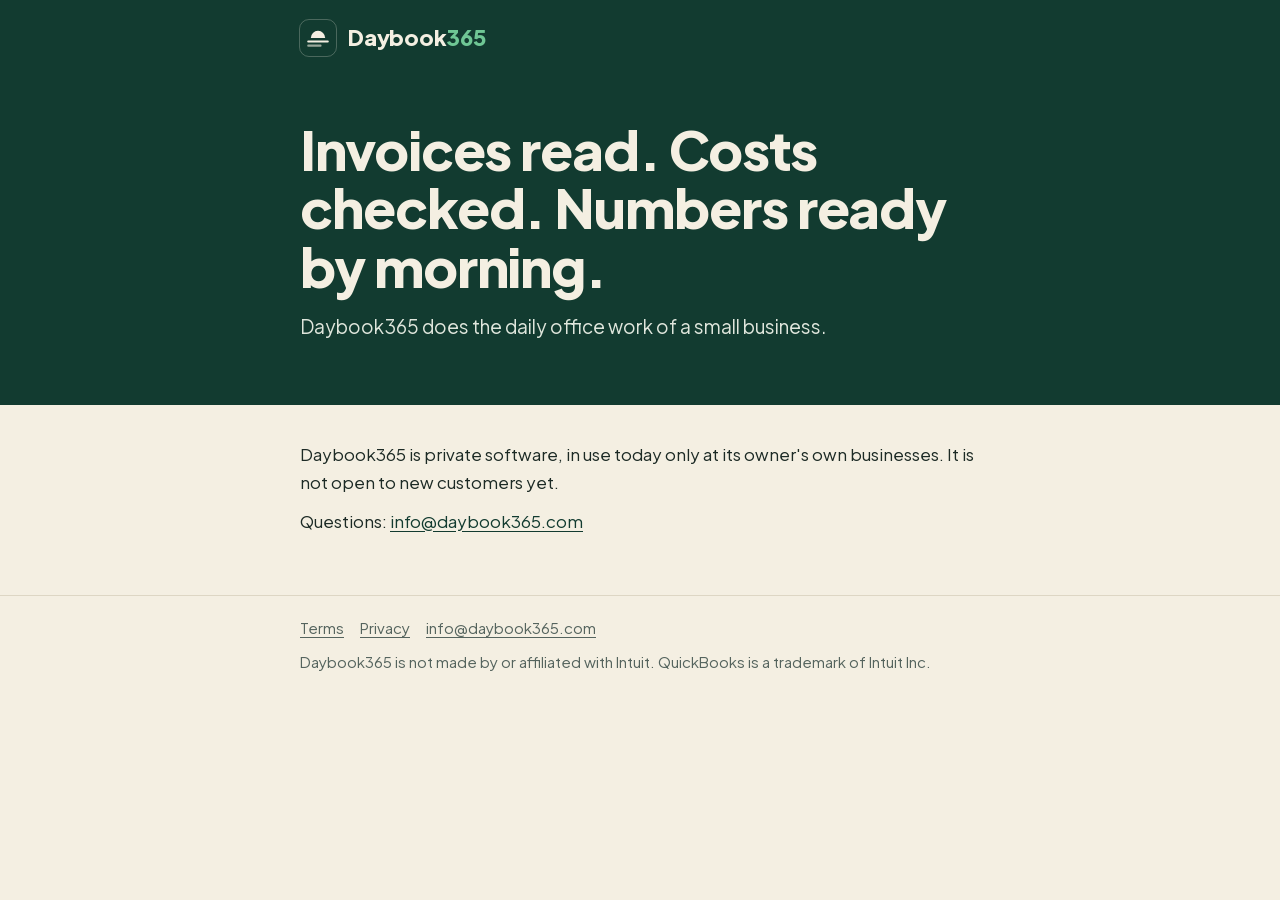
<file: index.html>
<!doctype html>
<html lang="en">
<head>
<meta charset="utf-8">
<meta name="viewport" content="width=device-width, initial-scale=1">
<meta name="robots" content="noindex, nofollow">
<title>Daybook365</title>
<meta name="description" content="Daybook365 is private office software for small businesses.">
<link rel="icon" href="/assets/mark.svg" type="image/svg+xml">
<link rel="stylesheet" href="/assets/site.css">
</head>
<body>
<header class="top"><div class="wrap">
<a class="brand" href="/"><img src="/assets/mark.svg" alt=""><span>Daybook<b>365</b></span></a>
<section class="hero"><h1>Invoices read. Costs checked. Numbers ready by morning.</h1><p>Daybook365 does the daily office work of a small business.</p></section>
</div></header>
<main><div class="wrap">
<p>Daybook365 is private software, in use today only at its owner's own businesses. It is not open to new customers yet.</p>
<p>Questions: <a href="mailto:info@daybook365.com">info@daybook365.com</a></p>
</div></main>
<footer><div class="wrap">
<a href="/terms">Terms</a><a href="/privacy">Privacy</a><a href="mailto:info@daybook365.com">info@daybook365.com</a>
<p>Daybook365 is not made by or affiliated with Intuit. QuickBooks is a trademark of Intuit Inc.</p>
</div></footer>
</body>
</html>
</file>
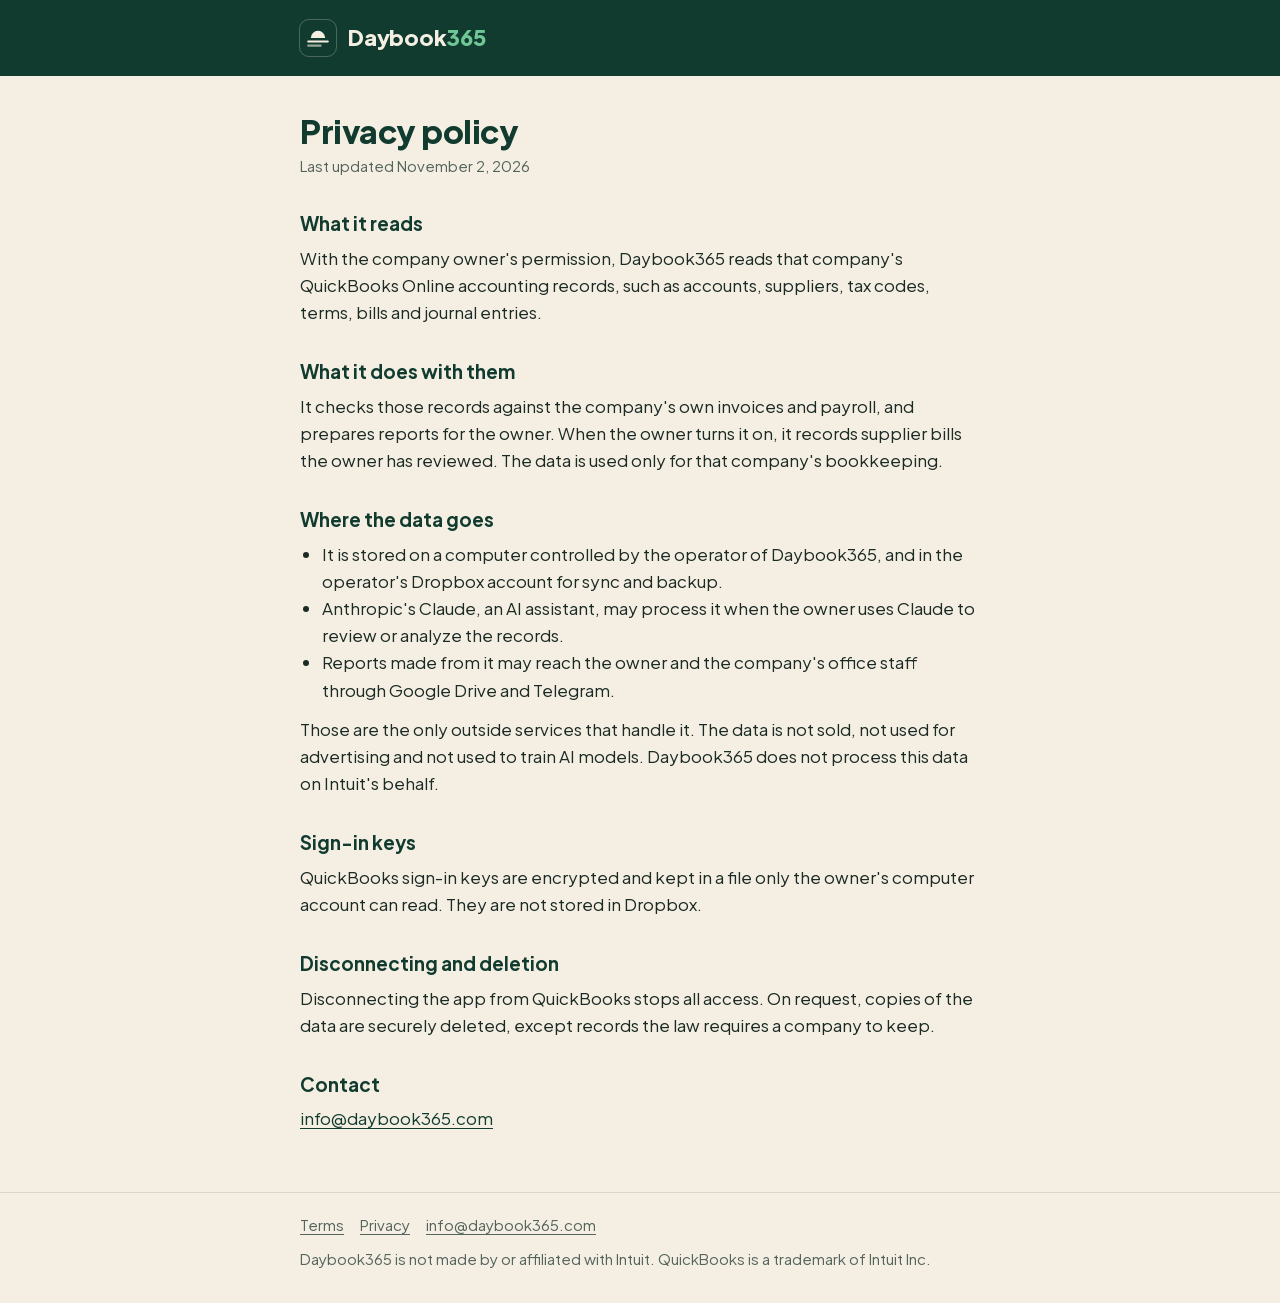
<file: privacy.html>
<!doctype html>
<html lang="en">
<head>
<meta charset="utf-8">
<meta name="viewport" content="width=device-width, initial-scale=1">
<meta name="robots" content="noindex, nofollow">
<title>Daybook365 Privacy</title>
<meta name="description" content="How Daybook365 handles QuickBooks Online data.">
<link rel="icon" href="/assets/mark.svg" type="image/svg+xml">
<link rel="stylesheet" href="/assets/site.css">
</head>
<body>
<header class="top"><div class="wrap">
<a class="brand" href="/"><img src="/assets/mark.svg" alt=""><span>Daybook<b>365</b></span></a>
</div></header>
<main><div class="wrap">
<h1>Privacy policy</h1>
<p class="date">Last updated November 2, 2026</p>
<h2>What it reads</h2>
<p>With the company owner's permission, Daybook365 reads that company's QuickBooks Online accounting records, such as accounts, suppliers, tax codes, terms, bills and journal entries.</p>
<h2>What it does with them</h2>
<p>It checks those records against the company's own invoices and payroll, and prepares reports for the owner. When the owner turns it on, it records supplier bills the owner has reviewed. The data is used only for that company's bookkeeping.</p>
<h2>Where the data goes</h2>
<ul>
<li>It is stored on a computer controlled by the operator of Daybook365, and in the operator's Dropbox account for sync and backup.</li>
<li>Anthropic's Claude, an AI assistant, may process it when the owner uses Claude to review or analyze the records.</li>
<li>Reports made from it may reach the owner and the company's office staff through Google Drive and Telegram.</li>
</ul>
<p>Those are the only outside services that handle it. The data is not sold, not used for advertising and not used to train AI models. Daybook365 does not process this data on Intuit's behalf.</p>
<h2>Sign-in keys</h2>
<p>QuickBooks sign-in keys are encrypted and kept in a file only the owner's computer account can read. They are not stored in Dropbox.</p>
<h2>Disconnecting and deletion</h2>
<p>Disconnecting the app from QuickBooks stops all access. On request, copies of the data are securely deleted, except records the law requires a company to keep.</p>
<h2>Contact</h2>
<p><a href="mailto:info@daybook365.com">info@daybook365.com</a></p>
</div></main>
<footer><div class="wrap">
<a href="/terms">Terms</a><a href="/privacy">Privacy</a><a href="mailto:info@daybook365.com">info@daybook365.com</a>
<p>Daybook365 is not made by or affiliated with Intuit. QuickBooks is a trademark of Intuit Inc.</p>
</div></footer>
</body>
</html>
</file>
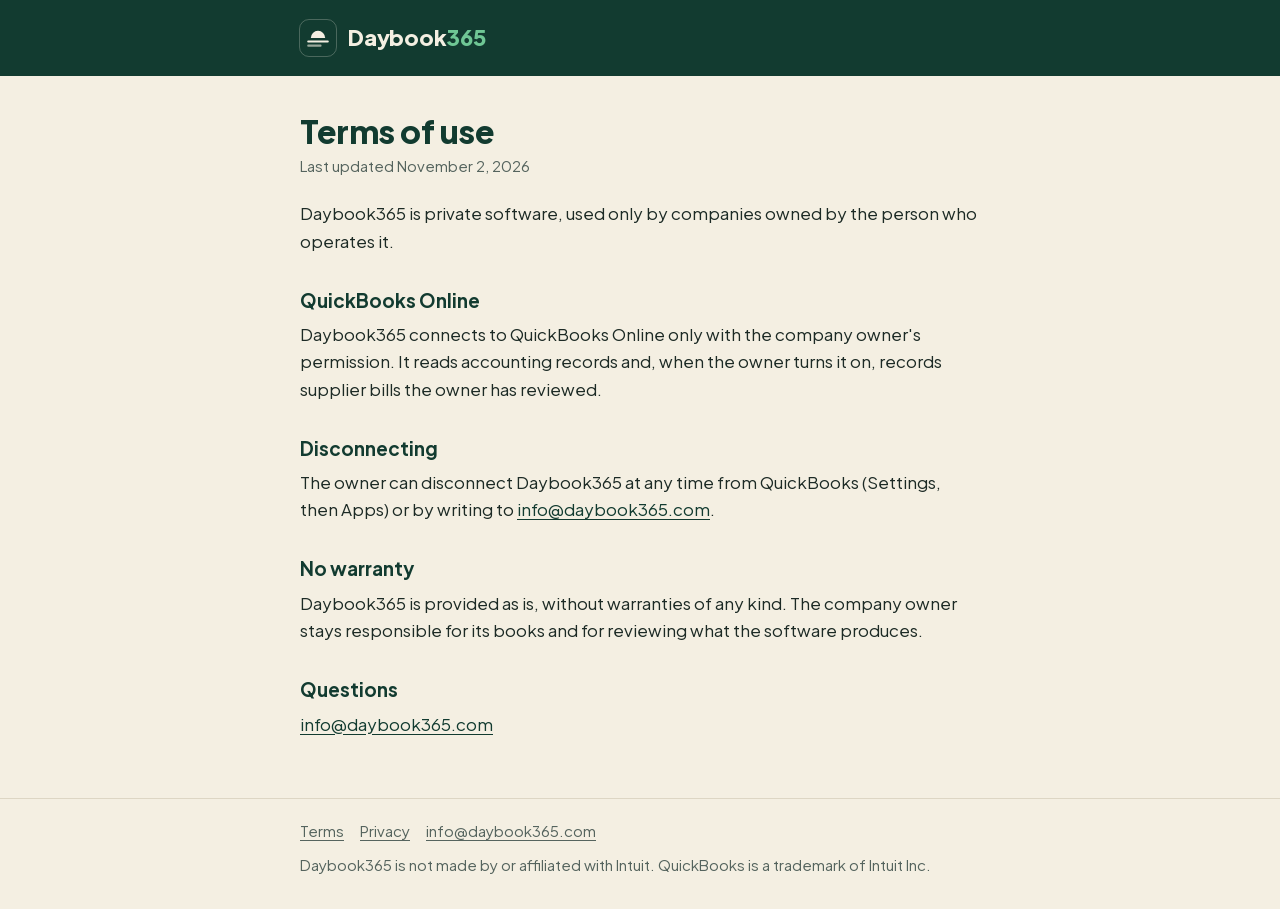
<file: terms.html>
<!doctype html>
<html lang="en">
<head>
<meta charset="utf-8">
<meta name="viewport" content="width=device-width, initial-scale=1">
<meta name="robots" content="noindex, nofollow">
<title>Daybook365 Terms</title>
<meta name="description" content="Terms of use for Daybook365.">
<link rel="icon" href="/assets/mark.svg" type="image/svg+xml">
<link rel="stylesheet" href="/assets/site.css">
</head>
<body>
<header class="top"><div class="wrap">
<a class="brand" href="/"><img src="/assets/mark.svg" alt=""><span>Daybook<b>365</b></span></a>
</div></header>
<main><div class="wrap">
<h1>Terms of use</h1>
<p class="date">Last updated November 2, 2026</p>
<p>Daybook365 is private software, used only by companies owned by the person who operates it.</p>
<h2>QuickBooks Online</h2>
<p>Daybook365 connects to QuickBooks Online only with the company owner's permission. It reads accounting records and, when the owner turns it on, records supplier bills the owner has reviewed.</p>
<h2>Disconnecting</h2>
<p>The owner can disconnect Daybook365 at any time from QuickBooks (Settings, then Apps) or by writing to <a href="mailto:info@daybook365.com">info@daybook365.com</a>.</p>
<h2>No warranty</h2>
<p>Daybook365 is provided as is, without warranties of any kind. The company owner stays responsible for its books and for reviewing what the software produces.</p>
<h2>Questions</h2>
<p><a href="mailto:info@daybook365.com">info@daybook365.com</a></p>
</div></main>
<footer><div class="wrap">
<a href="/terms">Terms</a><a href="/privacy">Privacy</a><a href="mailto:info@daybook365.com">info@daybook365.com</a>
<p>Daybook365 is not made by or affiliated with Intuit. QuickBooks is a trademark of Intuit Inc.</p>
</div></footer>
</body>
</html>
</file>
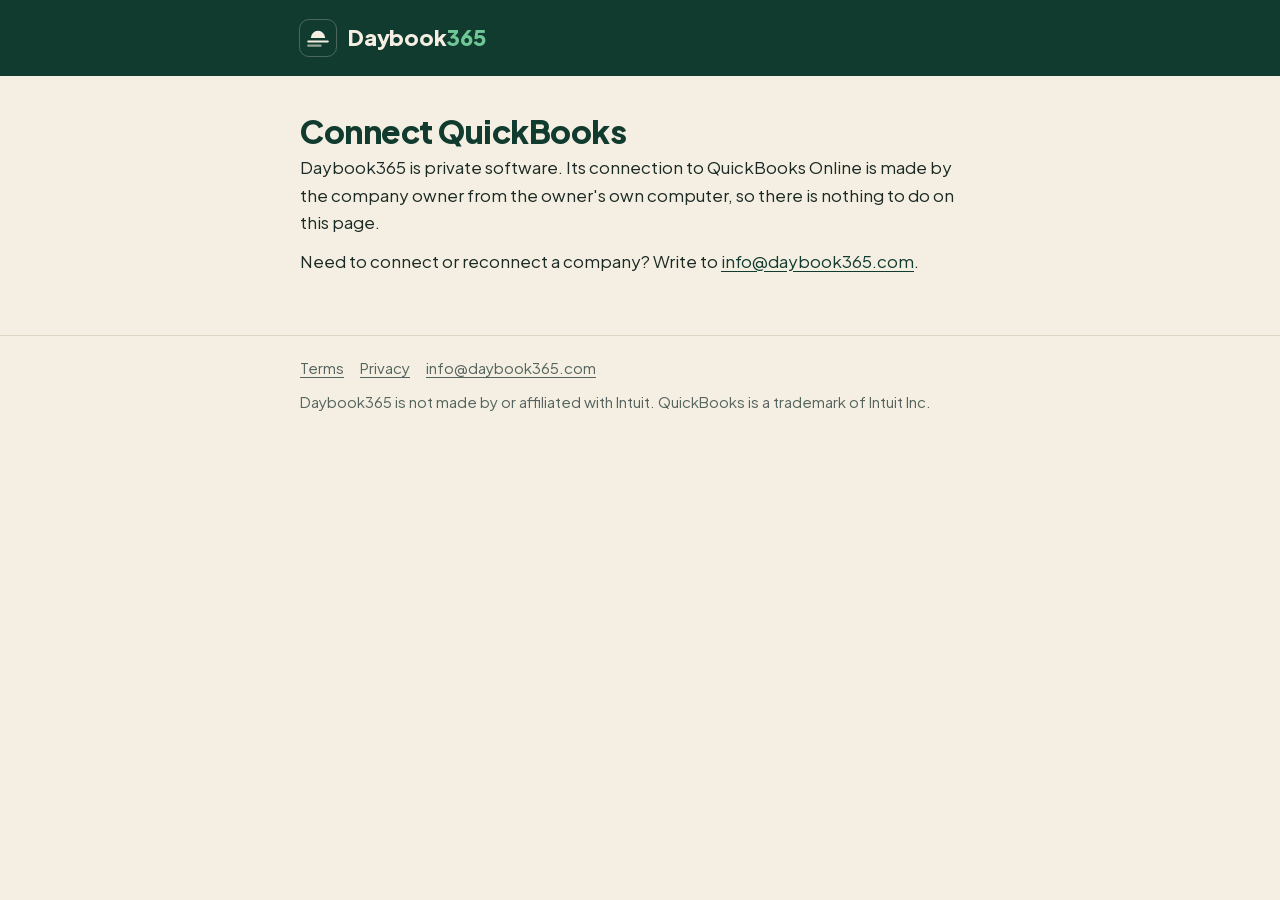
<file: qbo/connect.html>
<!doctype html>
<html lang="en">
<head>
<meta charset="utf-8">
<meta name="viewport" content="width=device-width, initial-scale=1">
<meta name="robots" content="noindex, nofollow">
<title>Connect QuickBooks</title>
<meta name="description" content="Connecting QuickBooks Online to Daybook365.">
<link rel="icon" href="/assets/mark.svg" type="image/svg+xml">
<link rel="stylesheet" href="/assets/site.css">
</head>
<body>
<header class="top"><div class="wrap">
<a class="brand" href="/"><img src="/assets/mark.svg" alt=""><span>Daybook<b>365</b></span></a>
</div></header>
<main><div class="wrap">
<h1>Connect QuickBooks</h1>
<p>Daybook365 is private software. Its connection to QuickBooks Online is made by the company owner from the owner's own computer, so there is nothing to do on this page.</p>
<p>Need to connect or reconnect a company? Write to <a href="mailto:info@daybook365.com">info@daybook365.com</a>.</p>
</div></main>
<footer><div class="wrap">
<a href="/terms">Terms</a><a href="/privacy">Privacy</a><a href="mailto:info@daybook365.com">info@daybook365.com</a>
<p>Daybook365 is not made by or affiliated with Intuit. QuickBooks is a trademark of Intuit Inc.</p>
</div></footer>
</body>
</html>
</file>
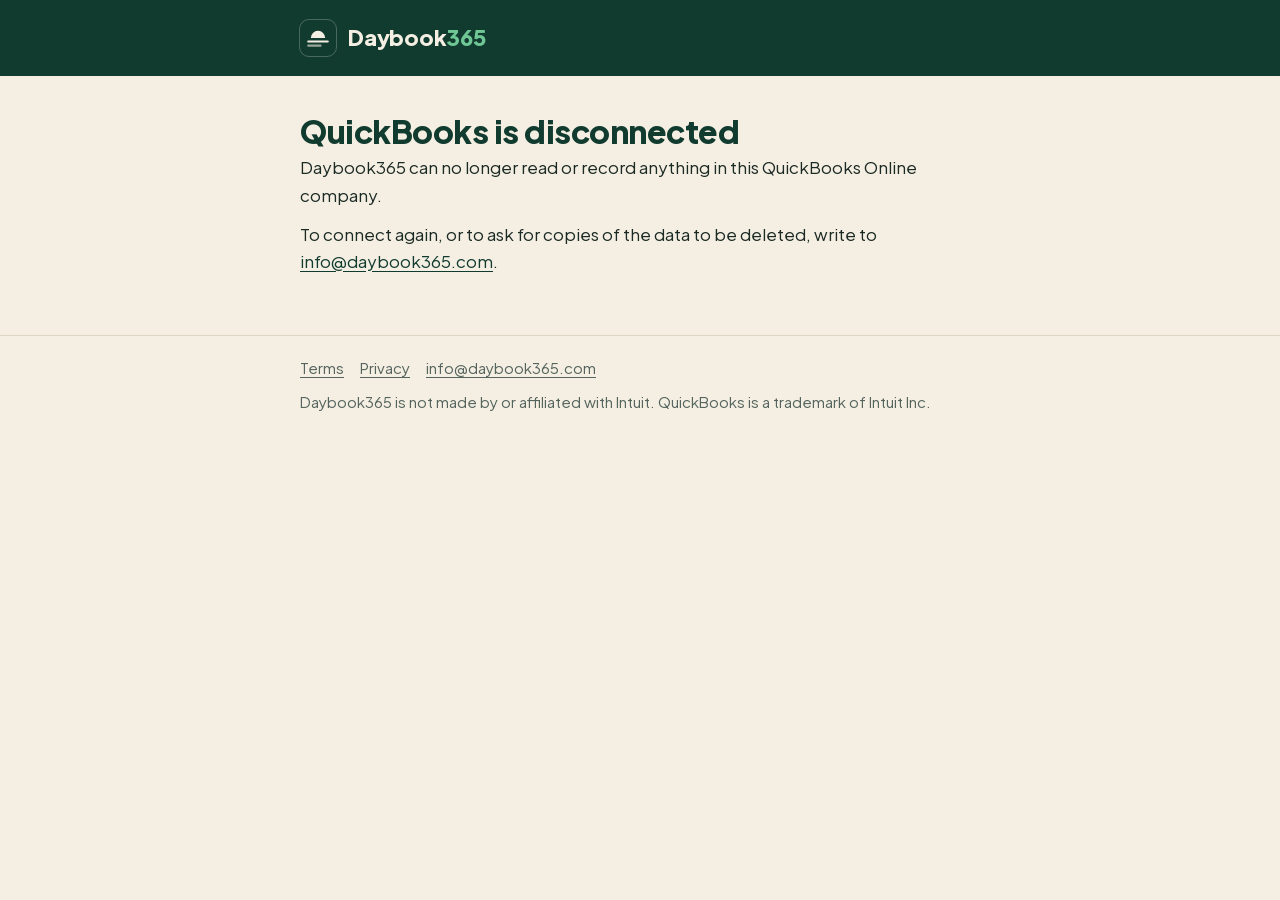
<file: qbo/disconnected.html>
<!doctype html>
<html lang="en">
<head>
<meta charset="utf-8">
<meta name="viewport" content="width=device-width, initial-scale=1">
<meta name="robots" content="noindex, nofollow">
<title>QuickBooks Disconnected</title>
<meta name="description" content="QuickBooks Online has been disconnected from Daybook365.">
<link rel="icon" href="/assets/mark.svg" type="image/svg+xml">
<link rel="stylesheet" href="/assets/site.css">
</head>
<body>
<header class="top"><div class="wrap">
<a class="brand" href="/"><img src="/assets/mark.svg" alt=""><span>Daybook<b>365</b></span></a>
</div></header>
<main><div class="wrap">
<h1>QuickBooks is disconnected</h1>
<p>Daybook365 can no longer read or record anything in this QuickBooks Online company.</p>
<p>To connect again, or to ask for copies of the data to be deleted, write to <a href="mailto:info@daybook365.com">info@daybook365.com</a>.</p>
</div></main>
<footer><div class="wrap">
<a href="/terms">Terms</a><a href="/privacy">Privacy</a><a href="mailto:info@daybook365.com">info@daybook365.com</a>
<p>Daybook365 is not made by or affiliated with Intuit. QuickBooks is a trademark of Intuit Inc.</p>
</div></footer>
</body>
</html>
</file>
<file: assets/site.css>
@font-face{font-family:"Plus Jakarta Sans";src:url(plus-jakarta-sans-latin.woff2) format("woff2");font-weight:400 800;font-display:swap}
:root{--ledger:#123B30;--green:#2F8F5B;--paper:#F4EFE2;--ink:#1c2a25;--muted:#55645e;--line:#ddd6c4}
*{box-sizing:border-box}
html{-webkit-text-size-adjust:100%}
body{margin:0;background:var(--paper);color:var(--ink);font:400 17px/1.6 "Plus Jakarta Sans",-apple-system,"Segoe UI",sans-serif}
a{color:var(--ledger);text-underline-offset:3px}
.top{background:var(--ledger);color:var(--paper)}
.wrap{max-width:720px;margin:0 auto;padding:0 20px}
.brand{display:flex;align-items:center;gap:12px;padding:20px 0;color:var(--paper);text-decoration:none;font-weight:800;font-size:22px;letter-spacing:-.01em}
.brand img{width:36px;height:36px;border-radius:9px;outline:1px solid rgba(244,239,226,.25)}
.brand b{color:#6fc795;font-weight:800}
.hero{padding:44px 0 64px}
.hero h1{margin:0 0 16px;font-size:clamp(34px,7vw,54px);line-height:1.08;font-weight:800;letter-spacing:-.02em}
.hero p{margin:0;font-size:19px;max-width:32em;color:#dfe6dc}
main{padding:36px 0 48px}
main h1{margin:0 0 4px;font-size:32px;line-height:1.2;font-weight:800;letter-spacing:-.015em;color:var(--ledger)}
main h2{margin:30px 0 6px;font-size:19px;font-weight:700;color:var(--ledger)}
main p,main ul{margin:0 0 12px}
main ul{padding-left:22px}
.date{color:var(--muted);font-size:15px;margin-bottom:22px}
footer{border-top:1px solid var(--line);padding:20px 0 32px;color:var(--muted);font-size:15px}
footer a{color:var(--muted);margin-right:16px}
footer p{margin:10px 0 0}
</file>
